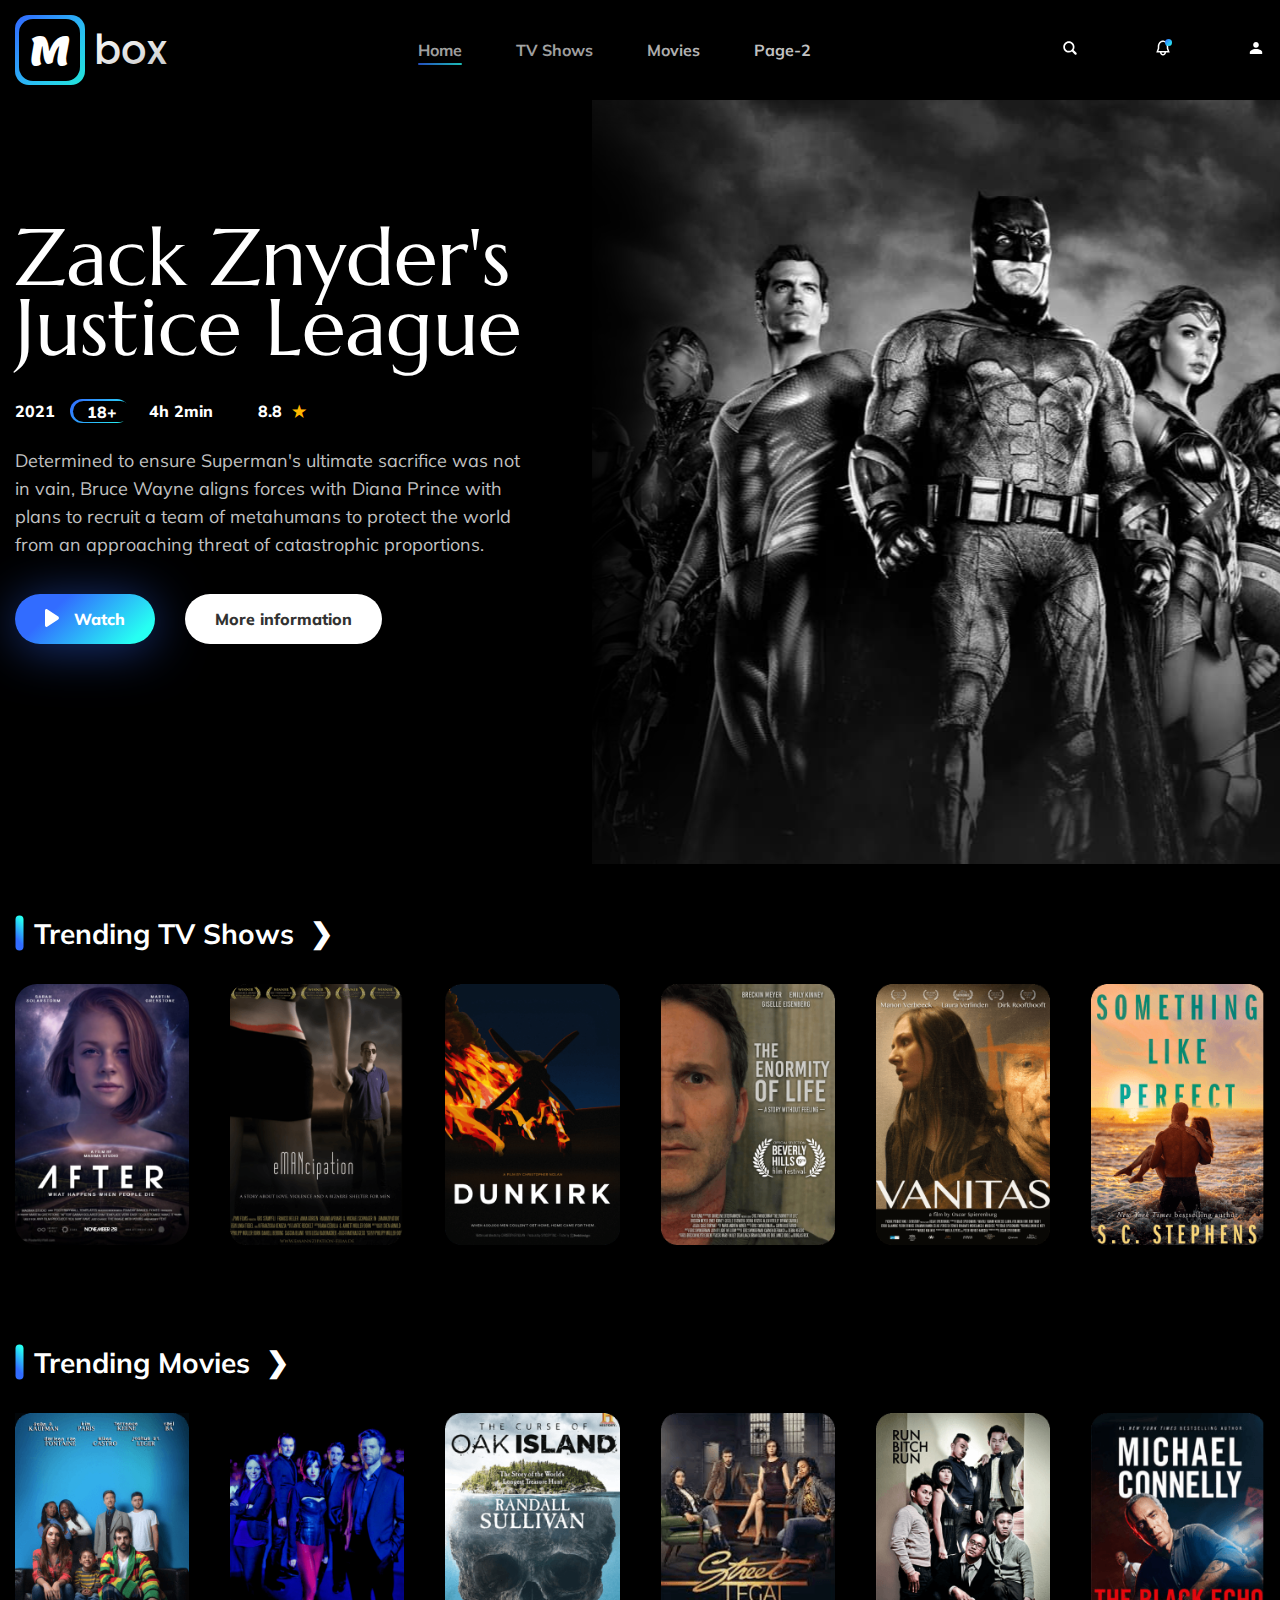
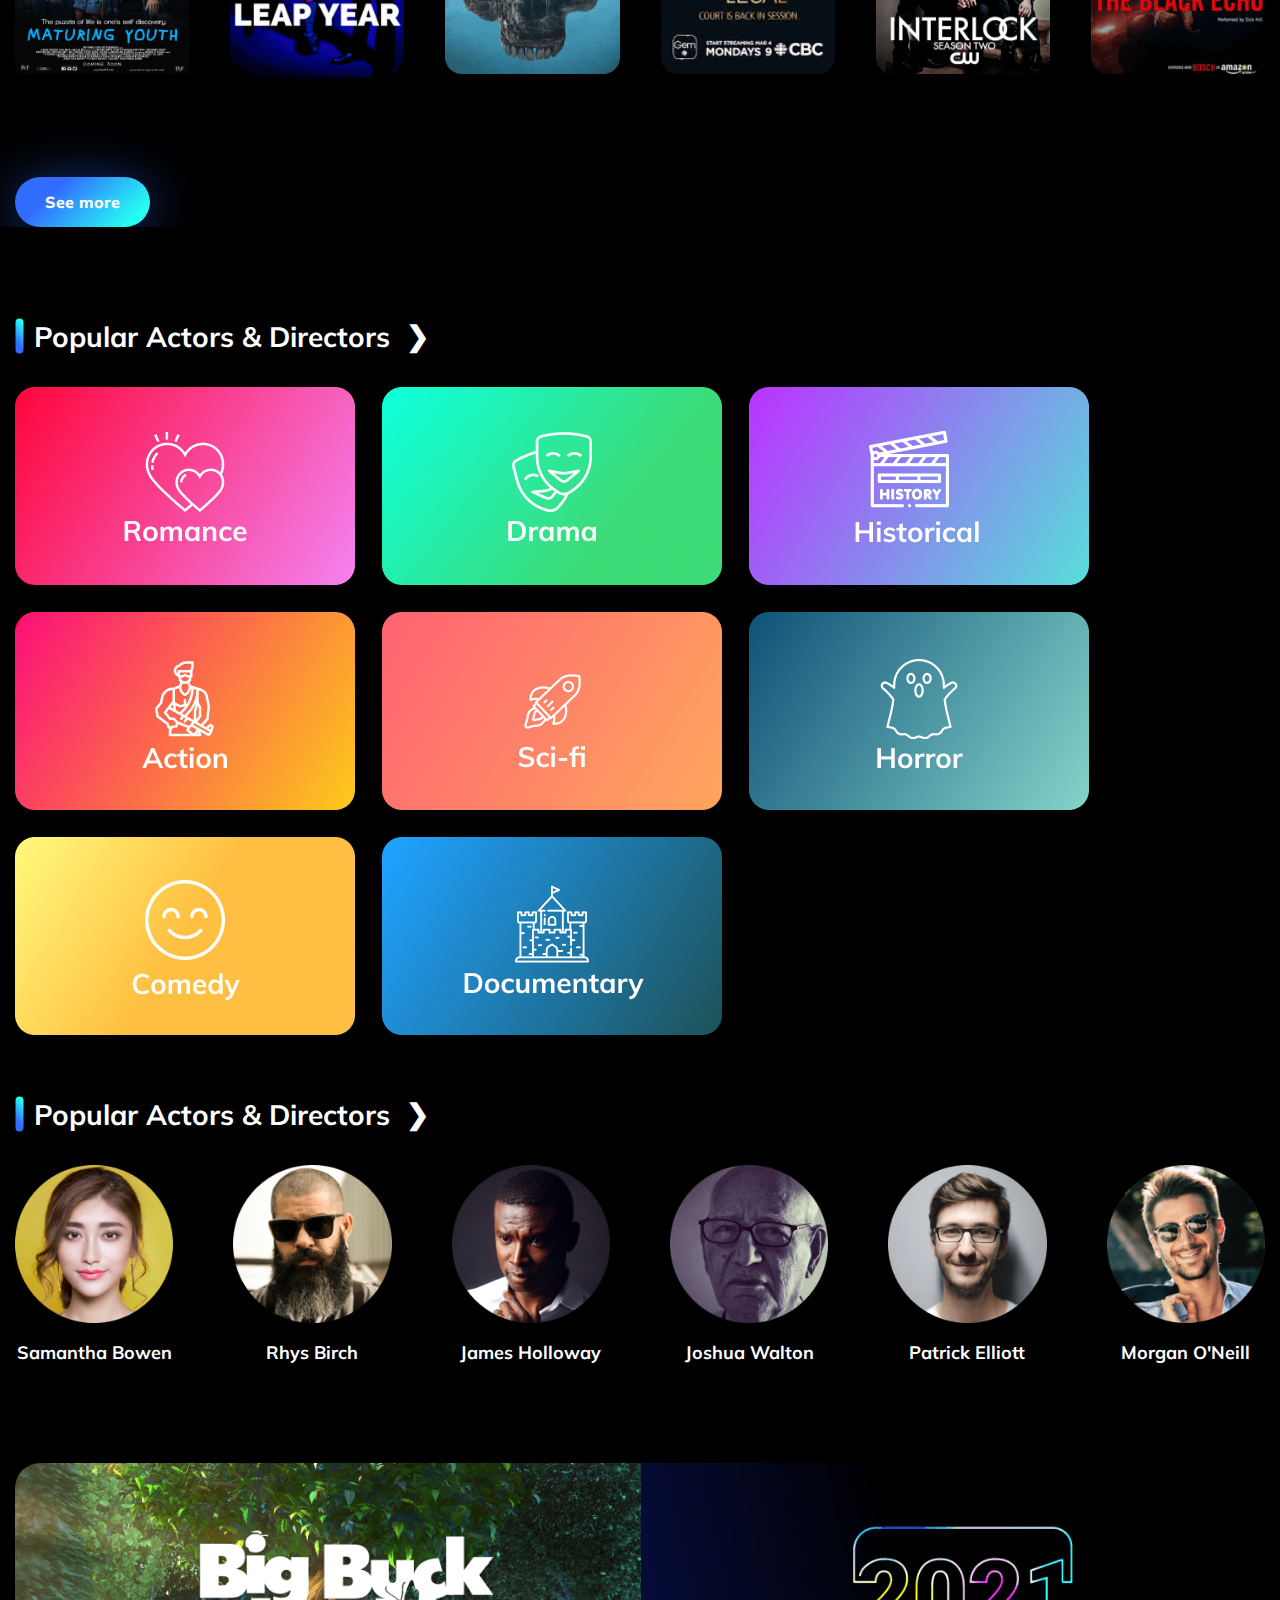
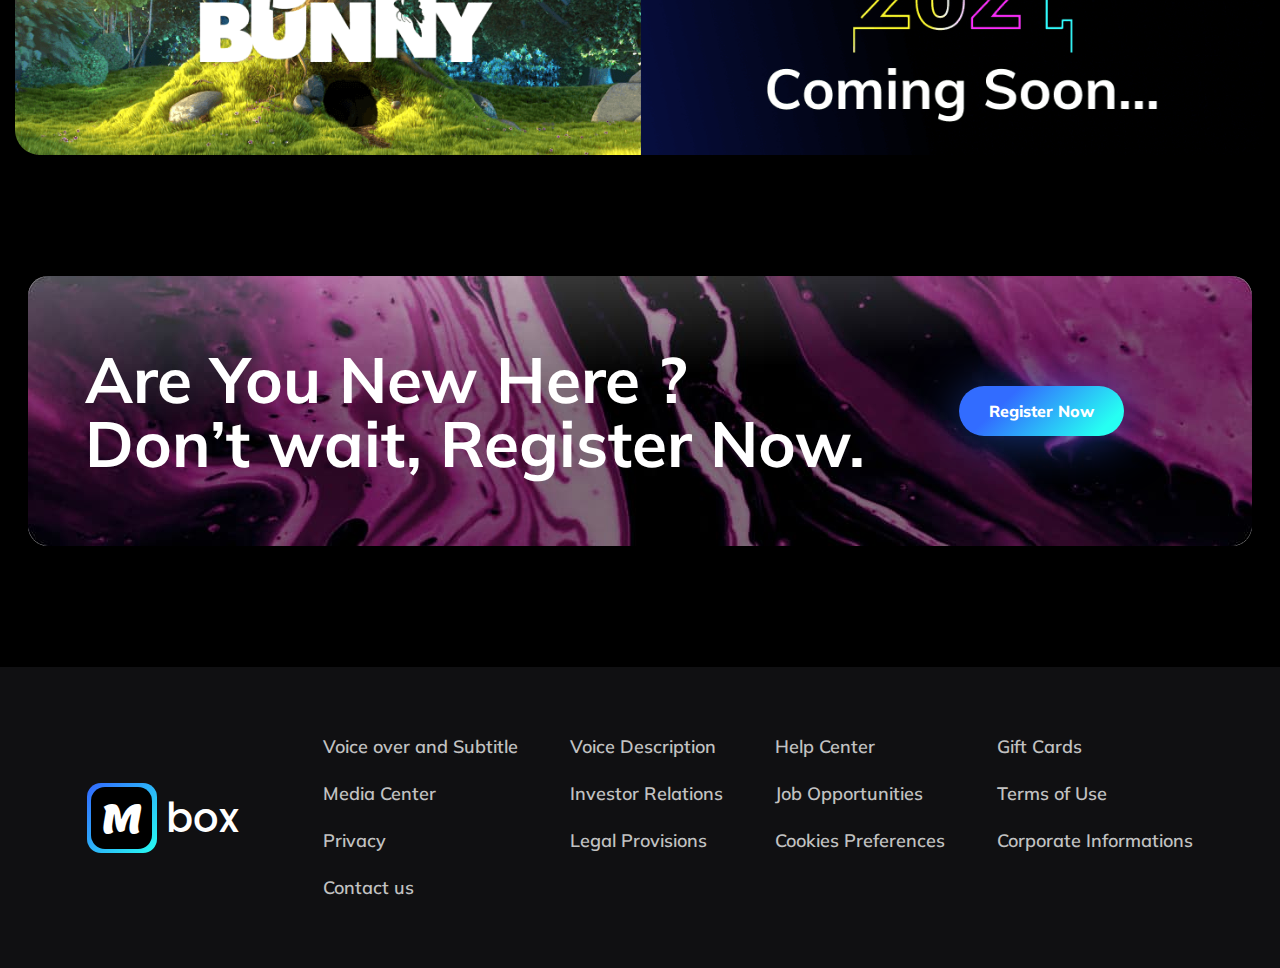
<file: index.html>
<!DOCTYPE html>
<html lang="en">
  <head>
    <meta charset="UTF-8" />
    <meta http-equiv="X-UA-Compatible" content="IE=edge" />
    <meta name="viewport" content="width=device-width, initial-scale=1.0" />
    <title>Justice League</title>
    <link rel="preconnect" href="https://fonts.googleapis.com" />
    <link rel="preconnect" href="https://fonts.gstatic.com" crossorigin />
    <link
      href="https://fonts.googleapis.com/css2?family=Lemon&family=Marcellus&family=Mulish:wght@400;600;700;800&family=Poppins:wght@500&display=swap"
      rel="stylesheet"
    />
    <link
      rel="stylesheet"
      href="https://cdnjs.cloudflare.com/ajax/libs/modern-normalize/2.0.0/modern-normalize.min.css"
    />
    <link rel="stylesheet" href="./css/styles.css" />
  </head>

  <body>
    <header class="header">
      <div class="container header-div">
        <a href="./index.html" class="header-logo link"
          ><span class="header-logo_m">M</span>box</a
        >

        <nav class="header-nav">
          <ul class="header-nav-list list">
            <li class="header-list-item">
              <a class="header-list-link strip link" href="./index.html"
                >Home</a
              >
            </li>

            <li class="header-list-item">
              <a class="header-list-link link" href="#shows">TV Shows</a>
            </li>

            <li class="header-list-item">
              <a class="header-list-link link" href="#movies">Movies</a>
            </li>

            <li class="header-list-item">
              <a class="header-list-link link" href="./page-2.html">Page-2</a>
            </li>
          </ul>
        </nav>

        <ul class="header-icon-list list">
          <li class="header-icon-item">
            <a href="">
              <svg class="header-icon-svg" width="18" height="18">
                <use href="./pictures/symbol-defs.svg#icon-Group-1"></use>
              </svg>
            </a>
          </li>
          <li class="header-icon-item">
            <a class="header-bell" href="">
              <svg class="header-icon-svg" width="18" height="18">
                <use href="./pictures/symbol-defs.svg#icon-group-2"></use>
              </svg>
            </a>
          </li>
          <li class="header-icon-item">
            <a href="">
              <svg class="header-icon-svg" width="18" height="18">
                <use href="./pictures/symbol-defs.svg#icon-group-3"></use>
              </svg>
            </a>
          </li>
        </ul>
      </div>
    </header>
    <main>
      <section class="hero">
        <div class="backg-container">
          <div class="container hero-div">
            <div class="hero-div-shadof">
              <h1 class="hero-title">Zack Znyder's Justice League</h1>
              <ul class="hero-list list">
                <li class="hero-list-item">2021</li>
                <li class="hero-list-item hero-list-item-border">18+</li>
                <li class="hero-list-item hero-list-item-marg">4h 2min</li>
                <li class="hero-list-item">
                  8.8<span class="hero-star">&#x2605;</span>
                </li>
              </ul>
              <p class="hero-text">
                Determined to ensure Superman's ultimate sacrifice was not in
                vain, Bruce Wayne aligns forces with Diana Prince with plans to
                recruit a team of metahumans to protect the world from an
                approaching threat of catastrophic proportions.
              </p>
              <ul class="hero-button-list list">
                <li class="hero-button-item">
                  <button type="button" class="hero-button">
                    <svg class="hero-icon-svg" width="14" height="18">
                      <use href="./pictures/symbol-defs.svg#icon-play"></use>
                    </svg>
                    Watch
                  </button>
                </li>
                <li class="hero-button-item">
                  <button type="button" class="hero-button-bg">
                    More information
                  </button>
                </li>
              </ul>
            </div>
          </div>
          <div class="hero-backg"></div>
        </div>
      </section>
      <section class="tvShows">
        <div class="container">
          <h2 class="tvShows-title" id="shows">
            Trending TV Shows<span class="tvShows-title-simbol">&#x276F;</span>
          </h2>
          <ul class="tvShows-list list">
            <li class="tvShows-list-item">
              <img
                class="tvShows-img"
                src="./pictures/tv-shows/mask-1.png"
                alt="tvShows"
                width="206"
                height="309"
              />
            </li>
            <li class="tvShows-list-item">
              <img
                src="./pictures/tv-shows/mask-2.png"
                alt="tvShows"
                width="206"
                height="309"
              />
            </li>
            <li class="tvShows-list-item">
              <img
                src="./pictures/tv-shows/mask-3.png"
                alt="tvShows"
                width="206"
                height="309"
              />
            </li>
            <li class="tvShows-list-item">
              <img
                src="./pictures/tv-shows/mask-4.png"
                alt="tvShows"
                width="206"
                height="309"
              />
            </li>
            <li class="tvShows-list-item">
              <img
                src="./pictures/tv-shows/mask-5.png"
                alt="tvShows"
                width="206"
                height="309"
              />
            </li>
            <li class="tvShows-list-item">
              <img
                src="./pictures/tv-shows/mask-6.png"
                alt="tvShows"
                width="206"
                height="309"
              />
            </li>
          </ul>
        </div>
      </section>
      <section class="tvMovies">
        <div class="container">
          <h2 class="tvShows-title" id="movies">
            Trending Movies<span class="tvShows-title-simbol">&#x276F;</span>
          </h2>
          <ul class="tvShows-list trending-list list">
            <li class="tvShows-list-item">
              <img src="./pictures/tv-shows/mask-7.png" alt="" />
            </li>
            <li class="tvShows-list-item">
              <img
                class="tvShows-img"
                src="./pictures/tv-shows/mask-8.png"
                alt=""
              />
            </li>
            <li class="tvShows-list-item">
              <img src="./pictures/tv-shows/mask-9.png" alt="" />
            </li>
            <li class="tvShows-list-item">
              <img src="./pictures/tv-shows/mask-10.png" alt="" />
            </li>
            <li class="tvShows-list-item">
              <img src="./pictures/tv-shows/mask-11.png" alt="" />
            </li>
            <li class="tvShows-list-item">
              <img src="./pictures/tv-shows/mask-12.png" alt="" />
            </li>
          </ul>
          <button class="hero-button" type="button">See more</button>
        </div>
      </section>
      <section class="genres-section">
        <div class="container">
          <h2 class="tvShows-title">
            Popular Actors & Directors<span class="tvShows-title-simbol"
              >&#x276F;</span
            >
          </h2>
          <ul class="genres-list list">
            <li>
              <img
                src="./pictures/tv-shows/group-1.png"
                alt="romans"
                width="340"
              />
            </li>
            <li>
              <img
                src="./pictures/tv-shows/group-2.png"
                alt="drama"
                width="340"
              />
            </li>
            <li>
              <img
                src="./pictures/tv-shows/group-3.png"
                alt="historical"
                width="340"
              />
            </li>
            <li>
              <img
                src="./pictures/tv-shows/group-4.png"
                alt="action"
                width="340"
              />
            </li>
            <li>
              <img
                src="./pictures/tv-shows/group-5.png"
                alt="sci-fi"
                width="340"
              />
            </li>
            <li>
              <img
                src="./pictures/tv-shows/group-6.png"
                alt="horror"
                width="340"
              />
            </li>
            <li>
              <img
                src="./pictures/tv-shows/group-7.png"
                alt="comedy"
                width="340"
              />
            </li>
            <li>
              <img
                src="./pictures/tv-shows/group-8.png"
                alt="documentary"
                width="340"
              />
            </li>
          </ul>
        </div>
      </section>
      <section class="actors-section">
        <div class="container">
          <h2 class="tvShows-title">
            Popular Actors & Directors<span class="tvShows-title-simbol"
              >&#x276F;</span
            >
          </h2>
          <ul class="actors-list list">
            <li>
              <img
                class="actors-list-img"
                src="./pictures/actors/actor-1.png"
                alt="wooman"
                width="190"
                height="190"
              />
              <h3>Samantha Bowen</h3>
            </li>
            <li>
              <img
                class="actors-list-img"
                src="./pictures/actors/actor-2.png"
                alt="man"
                width="190"
                height="190"
              />
              <h3>Rhys Birch</h3>
            </li>
            <li>
              <img
                class="actors-list-img"
                src="./pictures/actors/actor-3.png"
                alt="man"
                width="190"
                height="190"
              />
              <h3>James Holloway</h3>
            </li>
            <li>
              <img
                class="actors-list-img"
                src="./pictures/actors/actor-4.png"
                alt="man"
                width="190"
                height="190"
              />
              <h3>Joshua Walton</h3>
            </li>
            <li>
              <img
                class="actors-list-img"
                src="./pictures/actors/actor-5.png"
                alt="man"
                width="190"
                height="190"
              />
              <h3>Patrick Elliott</h3>
            </li>
            <li>
              <img
                class="actors-list-img"
                src="./pictures/actors/actor-6.png"
                alt="man"
                width="190"
                height="190"
              />
              <h3>Morgan O'Neill</h3>
            </li>
          </ul>
        </div>
      </section>
      <section class="coming-section">
        <h2 class="visually-hidden">coming</h2>
        <div class="container">
          <img
            class="coming-picture"
            src="./pictures/coming-soon.png"
            width="1440"
            alt="coming"
          />
        </div>
      </section>
      <section class="register-section">
        <div class="container register-container">
          <div class="register-div">
            <h2 class="register-section-title">
              Are You New Here ?<br />Don’t wait, Register Now.
            </h2>
            <button class="hero-button" type="button">Register Now</button>
          </div>
          <img
            class="register-picture"
            src="./pictures/register-now.jpg"
            alt=""
            width="1224"
          />
        </div>
      </section>
    </main>
    <footer class="footer-title">
      <a href="./index.html" class="header-logo logo-footer link"
        ><span class="header-logo_m">M</span>box</a
      >
      <div class="footer-div-link">
        <ul class="list">
          <li class="footer-li-list">
            <a class="footer-link link" href="">Voice over and Subtitle</a>
          </li>
          <li class="footer-li-list">
            <a class="footer-link link" href="">Media Center</a>
          </li>
          <li class="footer-li-list">
            <a class="footer-link link" href="">Privacy</a>
          </li>
          <li class="footer-li-list">
            <a class="footer-link link" href="">Contact us</a>
          </li>
        </ul>
        <ul class="list">
          <li class="footer-list-li">
            <a class="footer-link link" href="">Voice Description</a>
          </li>
          <li class="footer-list-li">
            <a class="footer-link link" href="">Investor Relations</a>
          </li>
          <li class="footer-list-li">
            <a class="footer-link link" href="">Legal Provisions</a>
          </li>
        </ul>
        <ul class="list">
          <li class="footer-list-li">
            <a class="footer-link link" href="">Help Center</a>
          </li>
          <li class="footer-list-li">
            <a class="footer-link link" href="">Job Opportunities</a>
          </li>
          <li class="footer-list-li">
            <a class="footer-link link" href="">Cookies Preferences</a>
          </li>
        </ul>
        <ul class="list">
          <li class="footer-list-li">
            <a class="footer-link link" href="">Gift Cards</a>
          </li>
          <li class="footer-list-li">
            <a class="footer-link link" href="">Terms of Use</a>
          </li>
          <li class="footer-list-li">
            <a class="footer-link link" href="">Corporate Informations </a>
          </li>
        </ul>
      </div>
    </footer>
  </body>
</html>
</file>
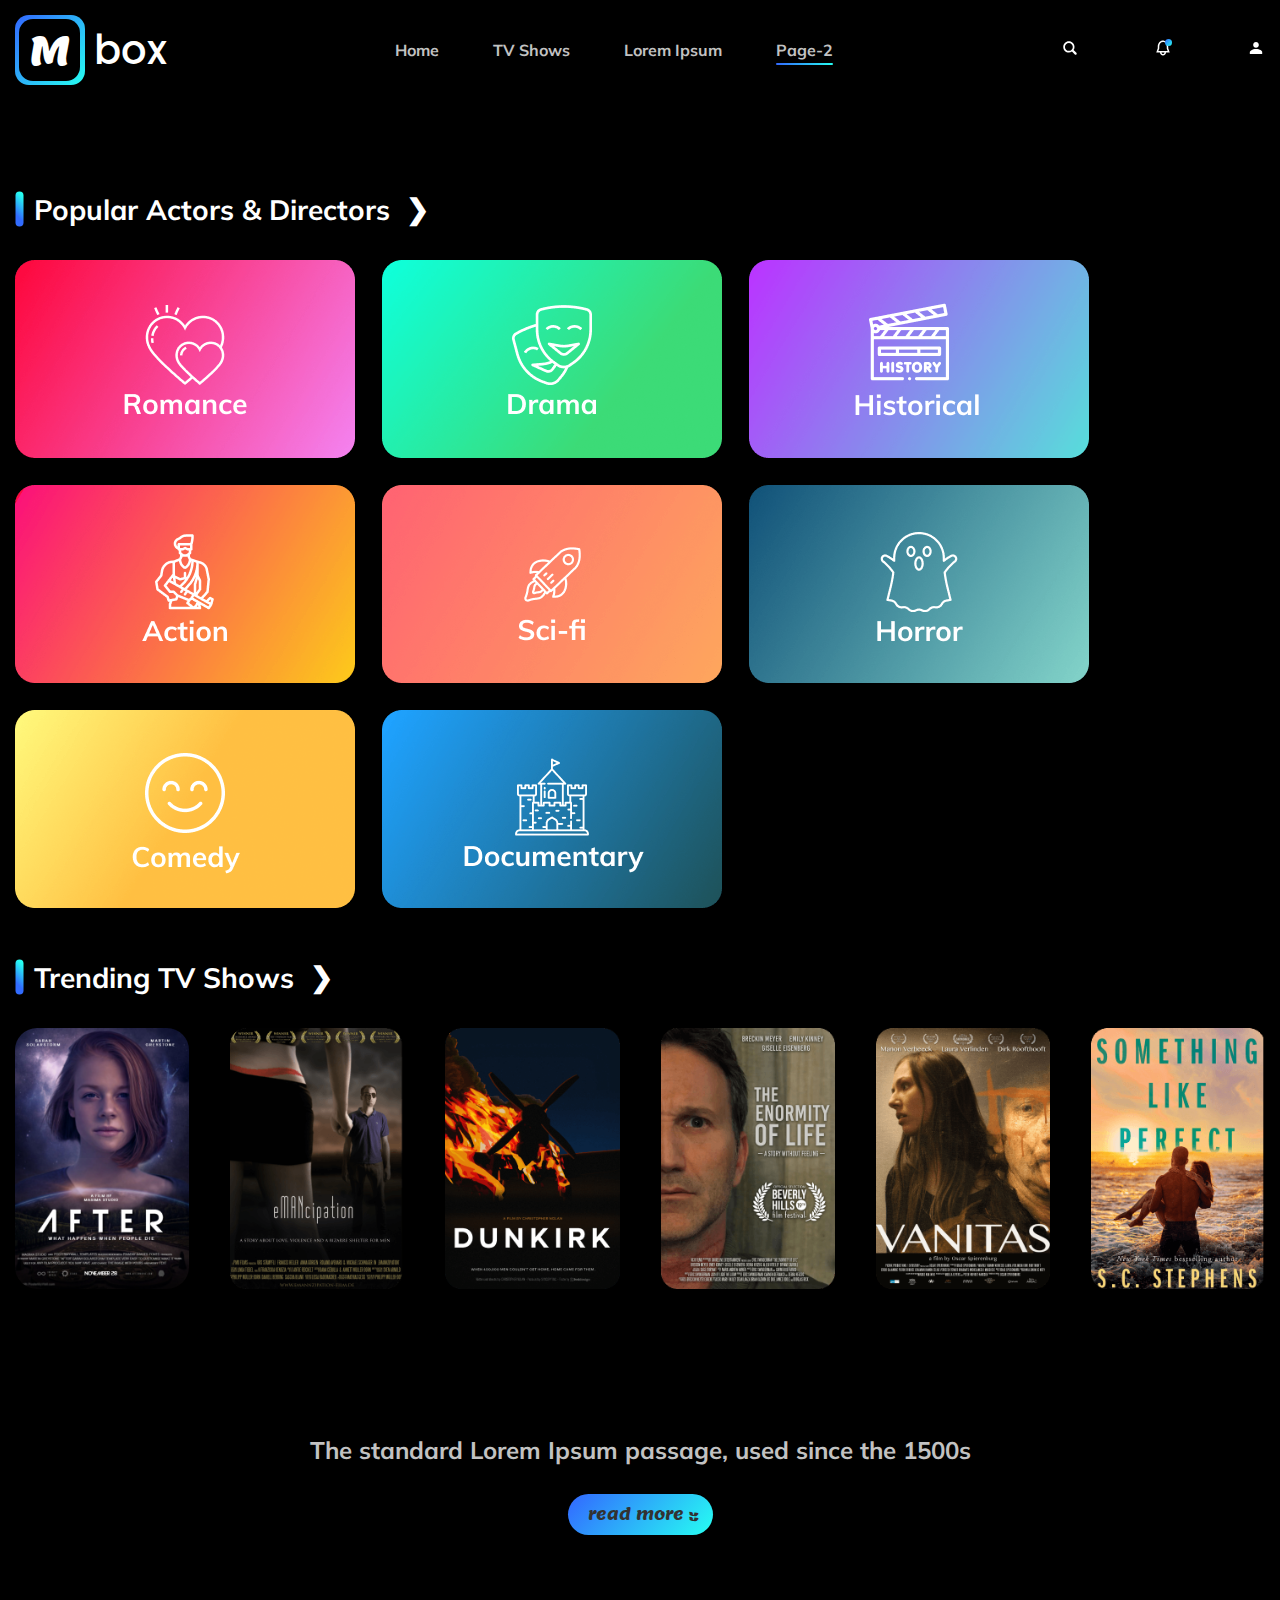
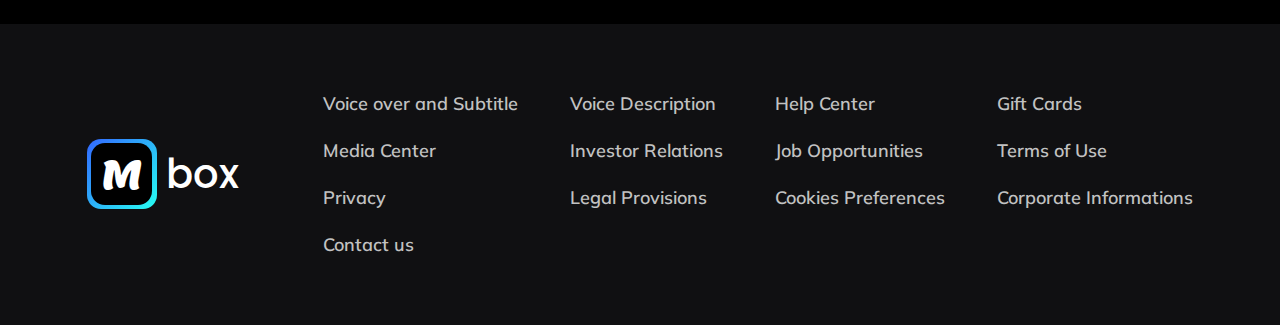
<file: page-2.html>
<!DOCTYPE html>
<html lang="en">
  <head>
    <meta charset="UTF-8" />
    <meta http-equiv="X-UA-Compatible" content="IE=edge" />
    <meta name="viewport" content="width=device-width, initial-scale=1.0" />
    <title>page-2</title>
    <link rel="preconnect" href="https://fonts.googleapis.com" />
    <link rel="preconnect" href="https://fonts.gstatic.com" crossorigin />
    <link
      href="https://fonts.googleapis.com/css2?family=Lemon&family=Marcellus&family=Mulish:wght@400;600;700;800&family=Poppins:wght@500&display=swap"
      rel="stylesheet"
    />
    <link
      rel="stylesheet"
      href="https://cdnjs.cloudflare.com/ajax/libs/modern-normalize/2.0.0/modern-normalize.min.css"
    />
    <link rel="stylesheet" href="./css/styles.css" />
  </head>
  <body>
    <header class="header">
      <div class="container header-div">
        <a href="./index.html" class="header-logo link"
          ><span class="header-logo_m">M</span>box</a
        >

        <nav class="header-nav">
          <ul class="header-nav-list list">
            <li class="header-list-item">
              <a class="header-list-link link" href="./index.html">Home</a>
            </li>

            <li class="header-list-item">
              <a class="header-list-link link" href="#tv-shows">TV Shows</a>
            </li>

            <li class="header-list-item">
              <a class="header-list-link link" href="#Ipsum">Lorem Ipsum</a>
            </li>

            <li class="header-list-item">
              <a class="header-list-link strip link" href="#">Page-2</a>
            </li>
          </ul>
        </nav>

        <ul class="header-icon-list list">
          <li class="header-icon-item">
            <a href="">
              <svg class="header-icon-svg" width="18" height="18">
                <use href="./pictures/symbol-defs.svg#icon-Group-1"></use>
              </svg>
            </a>
          </li>
          <li class="header-icon-item">
            <a class="header-bell" href="">
              <svg class="header-icon-svg" width="18" height="18">
                <use href="./pictures/symbol-defs.svg#icon-group-2"></use>
              </svg>
            </a>
          </li>
          <li class="header-icon-item">
            <a href="">
              <svg class="header-icon-svg" width="18" height="18">
                <use href="./pictures/symbol-defs.svg#icon-group-3"></use>
              </svg>
            </a>
          </li>
        </ul>
      </div>
    </header>
    <main>
      <section class="genres-section">
        <div class="container">
          <h2 class="tvShows-title">
            Popular Actors & Directors<span class="tvShows-title-simbol"
              >&#x276F;</span
            >
          </h2>
          <ul class="genres-list list">
            <li>
              <img
                src="./pictures/tv-shows/group-1.png"
                alt="romans"
                width="340"
              />
            </li>
            <li>
              <img
                src="./pictures/tv-shows/group-2.png"
                alt="drama"
                width="340"
              />
            </li>
            <li>
              <img
                src="./pictures/tv-shows/group-3.png"
                alt="historical"
                width="340"
              />
            </li>
            <li>
              <img
                src="./pictures/tv-shows/group-4.png"
                alt="action"
                width="340"
              />
            </li>
            <li>
              <img
                src="./pictures/tv-shows/group-5.png"
                alt="sci-fi"
                width="340"
              />
            </li>
            <li>
              <img
                src="./pictures/tv-shows/group-6.png"
                alt="horror"
                width="340"
              />
            </li>
            <li>
              <img
                src="./pictures/tv-shows/group-7.png"
                alt="comedy"
                width="340"
              />
            </li>
            <li>
              <img
                src="./pictures/tv-shows/group-8.png"
                alt="documentary"
                width="340"
              />
            </li>
          </ul>
        </div>
      </section>
      <section>
        <section class="tvShows" id="tv-shows">
          <div class="container">
            <h2 class="tvShows-title" id="shows">
              Trending TV Shows<span class="tvShows-title-simbol"
                >&#x276F;</span
              >
            </h2>
            <ul class="tvShows-list list">
              <li class="tvShows-list-item">
                <img
                  class="tvShows-img"
                  src="./pictures/tv-shows/mask-1.png"
                  alt="tvShows"
                  width="206"
                  height="309"
                />
              </li>
              <li class="tvShows-list-item">
                <img
                  src="./pictures/tv-shows/mask-2.png"
                  alt="tvShows"
                  width="206"
                  height="309"
                />
              </li>
              <li class="tvShows-list-item">
                <img
                  src="./pictures/tv-shows/mask-3.png"
                  alt="tvShows"
                  width="206"
                  height="309"
                />
              </li>
              <li class="tvShows-list-item">
                <img
                  src="./pictures/tv-shows/mask-4.png"
                  alt="tvShows"
                  width="206"
                  height="309"
                />
              </li>
              <li class="tvShows-list-item">
                <img
                  src="./pictures/tv-shows/mask-5.png"
                  alt="tvShows"
                  width="206"
                  height="309"
                />
              </li>
              <li class="tvShows-list-item">
                <img
                  src="./pictures/tv-shows/mask-6.png"
                  alt="tvShows"
                  width="206"
                  height="309"
                />
              </li>
            </ul>
          </div>
        </section>
        <!-- =======================using======================= -->
        <div class="details-div container" id="Ipsum">
          <h2 class="details-title">
            The standard Lorem Ipsum passage, used since the 1500s
          </h2>
          <div class="bottom-details">
            <details>
              <summary>
                <span class="read-open" id="open">read more</span>
                <span id="close">close</span>
              </summary>
              <h4 class="title-details">1914 translation by H. Rackham</h4>
              <p class="paragraf-details">
                Lorem ipsum dolor sit amet, consectetur adipiscing elit, sed do
                eiusmod tempor incididunt ut labore et dolore magna aliqua. Ut
                enim ad minim veniam, quis nostrud exercitation ullamco laboris
                nisi ut aliquip ex ea commodo consequat. Duis aute irure dolor
                in reprehenderit in voluptate velit esse cillum dolore eu fugiat
                nulla pariatur. Excepteur sint occaecat cupidatat non proident,
                sunt in culpa qui officia deserunt mollit anim id est
                laborumipsum dolor sit amet, consectetur adipiscing elit, sed do
                eiusmod tempor incididunt ut labore et dolore magna aliqua.<br />
                Ut enim ad minim veniam, quis nostrud exercitation ullamco
                laboris nisi ut aliquip ex ea commodo consequat. Duis aute irure
                dolor in reprehenderit in voluptate velit esse cillum dolore eu
                fugiat nulla pariatur. Excepteur sint occaecat cupidatat non
                proident, sunt in culpa qui officia deserunt mollit anim id est
                laborumipsum dolor sit amet, consectetur adipiscing elit, sed do
                eiusmod tempor incididunt ut labore et dolore magna aliqua. Ut
                enim ad minim veniam, quis nostrud exercitation ullamco laboris
                nisi ut aliquip ex ea commodo consequat. Duis aute irure dolor
                in reprehenderit in voluptate velit esse cillum dolore eu fugiat
                nulla pariatur. Excepteur sint occaecat cupidatat non proident,
                sunt in culpa qui officia deserunt mollit anim id est
                laborumipsum dolor sit amet, consectetur adipiscing elit, sed do
                eiusmod tempor incididunt ut labore et dolore magna aliqua. Ut
                enim ad minim veniam, quis nostrud exercitation ullamco laboris
                nisi ut aliquip ex ea commodo consequat. Duis aute irure dolor
                in reprehenderit in voluptate velit esse cillum dolore eu fugiat
                nulla pariatur. Excepteur sint occaecat cupidatat non proident,
                sunt in culpa qui officia deserunt mollit anim id est laborum.
                Lorem ipsum dolor sit amet, consectetur adipiscing elit, sed do
                eiusmod tempor incididunt ut labore et dolore magna aliqua. Ut
                enim ad minim veniam, quis nostrud exercitation ullamco laboris
                nisi ut aliquip ex ea commodo consequat. Duis aute irure dolor
                in reprehenderit in voluptate velit esse cillum dolore eu fugiat
                nulla pariatur. Excepteur sint occaecat cupidatat non proident,
                sunt in culpa qui officia deserunt mollit anim id est
                laborumipsum dolor sit amet, consectetur adipiscing elit, sed do
                eiusmod tempor incididunt ut labore et dolore magna aliqua. Ut
                enim ad minim veniam, quis nostrud exercitation ullamco laboris
                nisi ut aliquip ex ea commodo consequat. Duis aute irure dolor
                in reprehenderit in voluptate velit esse cillum dolore eu fugiat
                nulla pariatur. Excepteur sint occaecat cupidatat non proident,
                sunt in culpa qui officia deserunt mollit anim id est
                laborumipsum dolor sit amet, consectetur adipiscing elit, sed do
                eiusmod tempor incididunt ut labore et dolore magna aliqua. Ut
                enim ad minim veniam, quis nostrud exercitation ullamco laboris
                nisi ut aliquip ex ea commodo consequat. Duis aute irure dolor
                in reprehenderit in voluptate velit esse cillum dolore eu fugiat
                nulla pariatur. Excepteur sint occaecat cupidatat non proident,
                sunt in culpa qui officia deserunt mollit anim id est
                laborumipsum dolor sit amet, consectetur adipiscing elit, sed do
                eiusmod tempor incididunt ut labore et dolore magna aliqua. Ut
                enim ad minim veniam, quis nostrud exercitation ullamco laboris
                nisi ut aliquip ex ea commodo consequat. Duis aute irure dolor
                in reprehenderit in voluptate velit esse cillum dolore eu fugiat
                nulla pariatur. Excepteur sint occaecat cupidatat non proident,
                sunt in culpa qui officia deserunt mollit anim id est laborum.
              </p>
            </details>
          </div>
        </div>
        <!-- =======================/using======================= -->
      </section>
    </main>
    <footer class="footer-title">
      <a href="./page-2.html" class="header-logo logo-footer link"
        ><span class="header-logo_m">M</span>box</a
      >
      <div class="footer-div-link">
        <ul class="list">
          <li class="footer-li-list">
            <a class="footer-link link" href="">Voice over and Subtitle</a>
          </li>
          <li class="footer-li-list">
            <a class="footer-link link" href="">Media Center</a>
          </li>
          <li class="footer-li-list">
            <a class="footer-link link" href="">Privacy</a>
          </li>
          <li class="footer-li-list">
            <a class="footer-link link" href="">Contact us</a>
          </li>
        </ul>
        <ul class="list">
          <li class="footer-list-li">
            <a class="footer-link link" href="">Voice Description</a>
          </li>
          <li class="footer-list-li">
            <a class="footer-link link" href="">Investor Relations</a>
          </li>
          <li class="footer-list-li">
            <a class="footer-link link" href="">Legal Provisions</a>
          </li>
        </ul>
        <ul class="list">
          <li class="footer-list-li">
            <a class="footer-link link" href="">Help Center</a>
          </li>
          <li class="footer-list-li">
            <a class="footer-link link" href="">Job Opportunities</a>
          </li>
          <li class="footer-list-li">
            <a class="footer-link link" href="">Cookies Preferences</a>
          </li>
        </ul>
        <ul class="list">
          <li class="footer-list-li">
            <a class="footer-link link" href="">Gift Cards</a>
          </li>
          <li class="footer-list-li">
            <a class="footer-link link" href="">Terms of Use</a>
          </li>
          <li class="footer-list-li">
            <a class="footer-link link" href="">Corporate Informations </a>
          </li>
        </ul>
      </div>
    </footer>
  </body>
</html>
</file>
<file: css/styles.css>
:root {
  --white-color: #ffffff;
  --grey-color: #c2c2c2;
  --dark-grey-color: #323232;
  --black-background-color: #000000;
  --footer-background-color: #101012;
}

body {
  font-family: 'Mulish', sans-serif;
  font-weight: 400;
  color: var(--grey-color);
  /* background-color: var(--black-background-color); */
}

.list {
  list-style: none;
}

.link {
  text-decoration: none;
}
h1,
h2,
h3,
h4,
p {
  margin-top: 0;
  margin-bottom: 0;
}

ol,
ul {
  margin-top: 0;
  margin-bottom: 0;
  padding-left: 0;
}

img {
  display: block;
  max-width: 100%;
  height: auto;
}

.container {
  max-width: 1471px;
  padding-left: 15px;
  padding-right: 15px;
  margin-left: auto;
  margin-right: auto;
}

section {
  background-color: var(--black-background-color);
}

button {
  cursor: pointer;
}

/* -----------------------<header>----------------------- */
.header {
  background-color: var(--black-background-color);
  padding-top: 19px;
  padding-bottom: 19px;
  z-index: -2;
}

.hero-div {
  position: relative;
}

.header-div {
  display: flex;
  align-items: center;
  justify-content: space-between;
}

.header-logo {
  display: flex;
  align-items: center;
}

.header-logo {
  font-family: 'Poppins', sans-serif;
  position: relative;
  padding-left: 4px;
  font-size: 40px;
  font-weight: 500;
  letter-spacing: 0em;
  text-align: center;
  color: var(--white-color);
}

.header-logo_m {
  font-family: Lemon;
  justify-content: center;
  text-align: center;
  font-size: 40px;
  font-weight: 400;
  padding: 4px 6px;
  margin-right: 14px;
  letter-spacing: 0em;
  text-align: center;
  border: 4px solid transparent;
  border-radius: 14px;
  background-color: var(--black-background-color);
  color: var(--white-color);
  z-index: 2;
}

.header-logo::before {
  content: '';
  position: absolute;
  width: 70px;
  height: 70px;
  top: auto;
  left: 0;
  background: linear-gradient(132.88deg, #326cff 3.44%, #26fff2 100%);
  border-radius: 14px;
}

.header-nav-list {
  display: flex;
  gap: 54px;
}

.header-icon-list {
  display: flex;
  gap: 75px;
}

.header-list-link {
  position: relative;

  font-size: 16px;
  font-weight: 700;
  line-height: 1.25;
  letter-spacing: 0em;
  text-align: center;

  color: var(--grey-color);
}

.header-list-link::after {
  content: '';
  position: absolute;
  bottom: -5px;
  left: 0;
  width: 100%;
  height: 2px;
  border-radius: 5px;
}

.strip {
  color: var(--grey-color);
}

.header-list-link.strip::after {
  background: linear-gradient(132.88deg, #326cff 3.44%, #26fff2 100%);
}

.header-icon-svg {
  fill: var(--white-color);
}

.header-bell {
  position: relative;
}

.header-bell::before {
  content: '';
  position: absolute;
  top: -2px;
  right: 0;
  width: 7px;
  height: 7px;
  border-radius: 50%;
  background: linear-gradient(132.88deg, #326cff 3.44%, #26fff2 100%);
}
/* -----------------------</header>----------------------- */

/* -----------------------<main>----------------------- */
/* 
<!-- =======================using======================= -->
body{
  background: #eee;
}

*{
  margin:0;
  padding:0;
  border:0;
  font-size: 16px;
  line-height: 1.4;
  font-family: sans-serif;
}
.body{
  padding:20px;
  margin:0 auto;
  max-width:80%;
  background:#fff;
  display:block;
  height:100vh;
}
/*.body{
  display: grid;
  grid-template-columns: auto auto;
  justify-content: start;
  grid-column-gap: 10px;
}
.body.-open{
  display: block;
}
*/
.details-div {
  padding: 100px 0;
}
.details-title {
  display: block;
  text-align: center;
  margin-bottom: 40px;
}

.read-open {
  font-family: lemon;
  padding: 10px;
  padding-left: 20px;
  background: linear-gradient(132.88deg, #326cff 3.44%, #26fff2 100%);
  border-radius: 40px;
}
.paragraf-details {
  font-size: 16px;
  font-weight: 500;
  line-height: 1.5;
  letter-spacing: 0em;
}
.title-details {
  margin-bottom: 20px;
}
.bottom-details {
  display: flex;
  justify-content: center;
}
h2,
details {
  display: block;
}

details {
  position: relative;
}
details summary {
  display: block;
  cursor: pointer;
  color: #323232;
}
details summary:focus {
  outline: none;
}
details[open] {
  display: block;
  padding-bottom: 25px;
  padding-top: 10px;
  animation: open 0.2s linear;
}
details[open] summary {
  font-family: lemon;
  position: absolute;
  bottom: -12%;
  left: 0;
  padding: 10px;
  border-radius: 40px;
  color: #323232;
  background: linear-gradient(132.88deg, #326cff 3.44%, #26fff2 100%);
}

details #open {
  text-align: middle;
}
details #open:after {
  display: inline-block;
  position: relative;
  top: -3px;
  padding-left: 8px;
  content: '\00bb';
  transform: rotate(90deg);
}
details[open] #open {
  display: none;
}
details #close {
  display: none;
}
details[open] #close {
  display: block;
}

::-webkit-details-marker {
  display: none;
}

@keyframes open {
  0% {
    opacity: 0;
    transform: translateY(-10px);
  }
  100% {
    opacity: 1;
    transform: translateY(0);
  }
}
/* <!--=======================/using=======================-->  */
.backg-container {
  display: flex;
  margin-left: auto;
  margin-right: auto;
  max-width: 1600px;
}

.hero-div-shadof {
  box-shadow: 100px 0px 100px 0px rgba(0, 0, 0, 1);
  width: 562px;
  height: 700px;
  top: -115px;
  left: -30px;
  padding-top: 122px;
  padding-bottom: 203px;
}

.hero-backg {
  display: block;
  width: 955px;
  height: 764px;
  background-image: url(../pictures/pexels-1.jpg);
  background-position: center;
  background-repeat: no-repeat;
  background-size: cover;
}

.hero-title {
  font-family: 'Marcellus', serif;
  line-height: 70px;
  font-size: 80px;
  font-weight: 400;
  max-width: 532px;
  letter-spacing: 0em;
  margin-bottom: 39px;

  color: var(--white-color);
}

.hero-list {
  position: relative;
  display: flex;
  align-items: center;
  gap: 18px;
  margin-bottom: 25px;
}

.hero-list-item {
  font-size: 16px;
  font-weight: 800;
  line-height: 10px;
  letter-spacing: 0em;

  color: var(--white-color);
}

.hero-list-item-border {
  padding: 6px 14px 4.5px;
  background-color: var(--black-background-color);
  border-radius: 50px;
  z-index: 1;
}

.hero-list::after {
  content: '';
  position: absolute;
  width: 59.75px;
  height: 24px;
  background: linear-gradient(132.88deg, #326cff 3.44%, #26fff2 100%);
  border-radius: 50px;
  top: -1.5;
  left: 54.5px;
}

.hero-list-item-marg {
  margin-right: 27px;
}

.hero-star {
  color: #ffb800;
  margin-left: 10px;
}

.hero-text {
  font-size: 18px;

  line-height: 28px;
  letter-spacing: 0em;
  max-width: 507px;
  margin-bottom: 35px;
}

.hero-button-list {
  display: flex;
  gap: 30px;
}

.hero-button {
  display: flex;
  gap: 15px;
  padding: 15px 30px;
  border-radius: 50px;
  border: none;
  font-size: 16px;
  font-weight: 800;
  line-height: 1.25;

  background: linear-gradient(316.53deg, #26fff2 13.2%, #326cff 71.54%);
  box-shadow: 0px 4px 50px 0px #326cff80;
  color: var(--white-color);
}

.hero-button-bg {
  font-size: 16px;
  font-weight: 800;
  line-height: 1.25; /* 125% */
  padding: 15px 30px;
  border-radius: 50px;
  border: none;

  color: var(--dark-grey-color);
  background-color: var(--white-color);
}

.tvShows {
  padding-top: 60px;
}

.tvShows-title {
  position: relative;
  display: flex;
  margin-left: 19px;
  gap: 16px;
  font-size: 28px;
  font-weight: 700;
  line-height: 20px;
  margin-bottom: 47px;

  color: var(--white-color);
}

.tvShows-title-simbol {
  font-family: FontAwesome;
  font-size: 28px;
  line-height: 20px;
}

.tvShows-title::after {
  content: '';
  position: absolute;
  top: 5px;
  left: -32px;
  width: 35px;
  height: 8px;
  transform: rotate(-90deg);
  flex-shrink: 0;
  border-radius: 50px;
  background: var(
    --Brand-grd,
    linear-gradient(317deg, #26fff2 13.2%, #326cff 71.54%)
  );
}

.tvShows-list {
  display: flex;
  gap: 41px;
}

.trending-list {
  margin-bottom: 55px;
}

.tvShows-list-item {
  width: 206px;
  height: 309px;
}

.tvShows-img {
  border-radius: 22px;
}

.tvMovies {
  padding-top: 60px;
}

.tvShows-title {
  margin-bottom: 40px;
}

.genres-section {
  padding-top: 100px;
}

.genres-list {
  display: flex;
  flex-wrap: wrap;
  gap: 27px;
}

.actors-section {
  padding-top: 70px;
}

.actors-list {
  display: flex;
  gap: 60px;
}

.actors-list-img {
  margin-bottom: 20px;
}

.actors-list h3 {
  font-size: 18px;
  font-weight: 700;
  line-height: 20px;
  letter-spacing: 0em;
  text-align: center;
  color: var(--white-color);
}

.coming-section {
  padding-top: 100px;
}

.coming-picture {
  border-radius: 25px;
}

.visually-hidden {
  position: absolute;
  width: 1px;
  height: 1px;
  margin: -1px;
  border: 0;
  padding: 0;

  white-space: nowrap;
  clip-path: inset(100%);
  clip: rect(0 0 0 0);
  overflow: hidden;
}

.register-section {
  padding: 121px 0;
}

.register-picture {
  border-radius: 20px;
  margin-right: auto;
  margin-left: auto;
}

.register-section-title {
  font-size: 64px;
  font-weight: 700;
  line-height: 1;
  letter-spacing: 0em;
  text-align: left;
  width: 792px;

  color: var(--white-color);
}

.register-div {
  position: absolute;
  top: 50%;
  left: 50%;
  transform: translate(-50%, -50%);
  display: flex;
  gap: 82px;
  width: 1224px;
  padding: 71px 57px;
}

.register-div .hero-button {
  align-self: center;
}

.register-container {
  position: relative;
}
/* -----------------------</main>----------------------- */

/* -----------------------<footer>----------------------- */
.footer-title {
  display: flex;
  justify-content: center;
  background-color: var(--footer-background-color);
  padding: 70px 0;
}

.logo-footer {
  position: relative;
  text-align: center;
  margin-right: 84px;
}

.footer-div-link {
  display: flex;
  gap: 52px;
}

.footer-link {
  font-size: 18px;
  font-weight: 600;
  line-height: 20px;
  letter-spacing: 0em;

  color: var(--grey-color);
}

.footer-list-li:not(:nth-child(3)) {
  margin-bottom: 27px;
}

.footer-li-list:not(:nth-child(4)) {
  margin-bottom: 27px;
}
/* -----------------------</footer>----------------------- */
</file>
